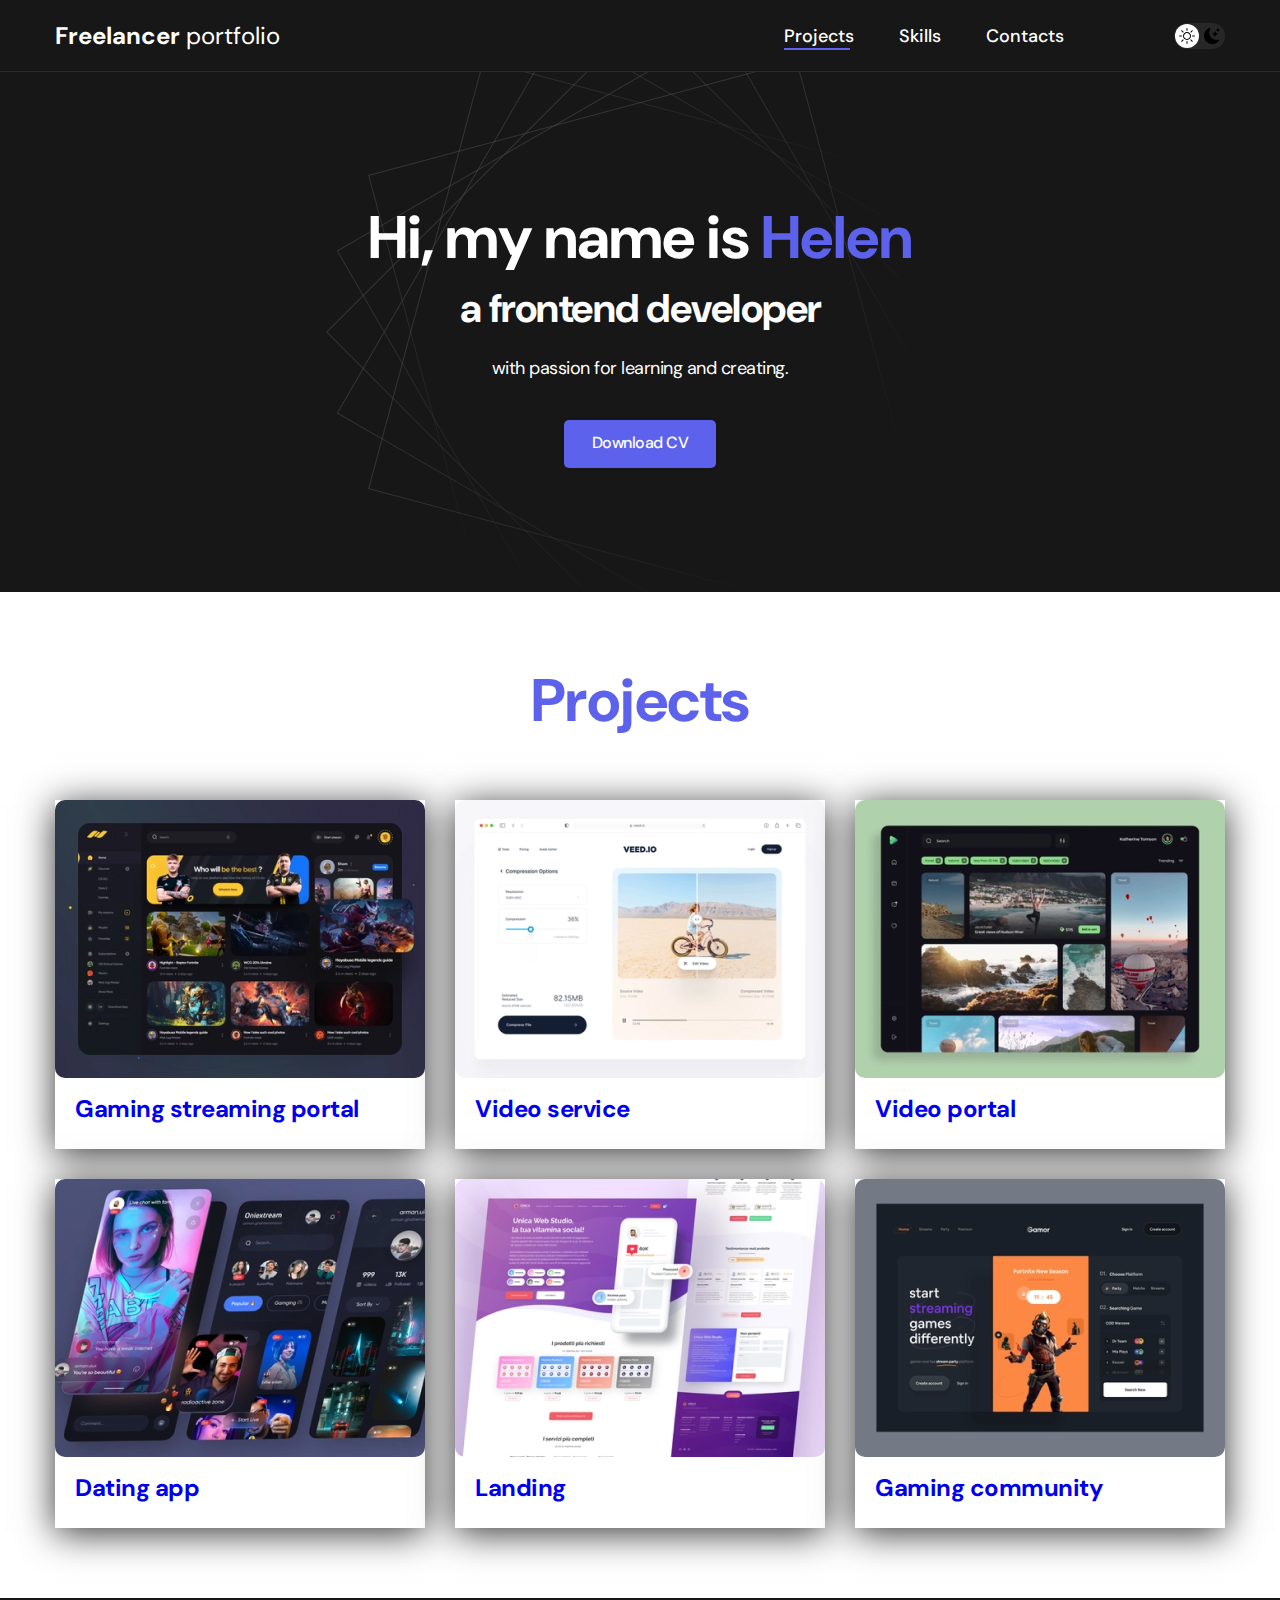
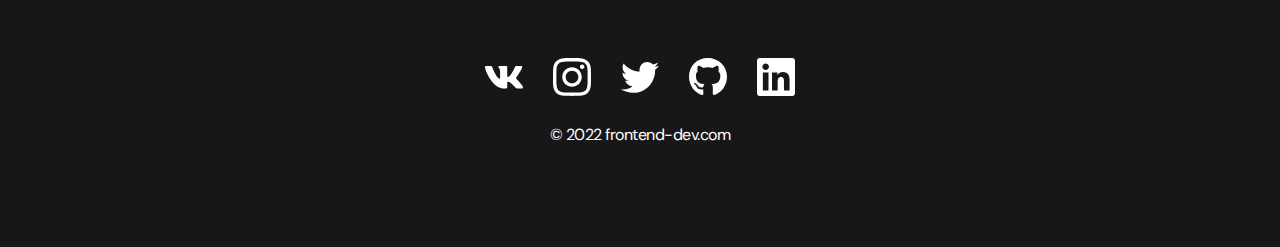
<file: index.html>
<!DOCTYPE html>
<html lang="en">

<head>
    <meta charset="UTF-8">
    <meta http-equiv="X-UA-Compatible" content="IE=edge">
    <meta name="viewport" content="width=device-width, initial-scale=1.0">
    <title>Freelance Portfolio</title>
    <link rel="stylesheet" href="./css/style.css">
    <link rel="preconnect" href="https://fonts.googleapis.com">
    <link rel="preconnect" href="https://fonts.gstatic.com" crossorigin>
    <link href="https://fonts.googleapis.com/css2?family=Poppins:wght@400;500;600;700;800&display=swap" rel="stylesheet">
    <link rel="preconnect" href="https://fonts.googleapis.com">
    <link rel="preconnect" href="https://fonts.gstatic.com" crossorigin>
    <link href="https://fonts.googleapis.com/css2?family=DM+Sans:wght@400;500;700&display=swap" rel="stylesheet">
</head>

<body>
    <div class="nav">
        <div class="container">
            <div class="nav-row">
                <a href="./index.html" class="logo">
                    <strong>Freelancer</strong> portfolio</a>
                <button class="dark-mode-btn ">
								<img src="./img/icons/sun.svg" alt="Light mode" class="dark-mode-btn_icon">
								<img src="./img/icons/moon.svg" alt="Dark mode" class="dark-mode-btn_icon">
								</button>

                <ul class="nav-list">
                    <li class="nav-list__item">

                        <a href="./index.html" class="nav-list__link nav-list__link--active">Projects</a>
                        <a href="./skills.html" class="nav-list__link">Skills</a>
                        <a href="./contacts.html" class=" nav-list__link ">Contacts</a>
                    </li>
                </ul>
            </div>
        </div>
    </div>
    <header class="header">

        <div class="header__wrapper">
            <h1 class="header__title">
                <strong>Hi, my name is <em>Helen</em></strong><br> a frontend developer</h1>

            <div class="header__text">
                <p>with passion for learning and creating.</p>

            </div>
            <a href="#" class="btn">Download CV</a>
        </div>

    </header>
    <main class="section">
        <div class="container">
            <h2 class="title-1">Projects</h2>
            <ul class="projects">
                <li class="project">
                    <a href="./project-page1.html">
                        <img src="./img/projects/01.jpg" alt="Project image" class="progect_img">
                        <h3 class="project_title">Gaming streaming portal</h3>
                    </a>

                </li>
                <li class="project">
                    <a href="./project-page2.html">
                        <img src="./img/projects/02.jpg" alt="Project image" class="progect_img">
                        <h3 class="project_title">Video service</h3>
                    </a>

                </li>
                <li class="project">
                    <a href="./project-page3.html">
                        <img src="./img/projects/03.jpg" alt="Project image" class="progect_img">
                        <h3 class="project_title">Video portal</h3>
                    </a>

                </li>
                <li class="project">
                    <a href="./project-page4.html">
                        <img src="./img/projects/04.jpg" alt="Project image" class="progect_img">
                        <h3 class="project_title">Dating app</h3>
                    </a>

                </li>
                <li class="project">
                    <a href="./project-page5.html">
                        <img src="./img/projects/05.jpg" alt="Project image" class="progect_img">
                        <h3 class="project_title">Landing</h3>
                    </a>

                </li>
                <li class="project">
                    <a href="./project-page6.html">
                        <img src="./img/projects/06.jpg" alt="Project image" class="progect_img">
                        <h3 class="project_title">Gaming community</h3>
                    </a>

                </li>
            </ul>
        </div>
    </main>
    <footer class="footer">
        <div class="container">
            <div class="footer_wrapper">
                <ul class="social">
                    <li class="social__item">
                        <a href="#!"><img src="./img/icons/vk.svg" alt="Link"></a>
                    </li>
                    <li class="social__item">
                        <a href="#!"><img src="./img/icons/instagram.svg" alt="Link"></a>
                    </li>
                    <li class="social__item">
                        <a href="#!"><img src="./img/icons/twitter.svg" alt="Link"></a>
                    </li>
                    <li class="social__item">
                        <a href="#!"><img src="./img/icons/gitHub.svg" alt="Link"></a>
                    </li>
                    <li class="social__item">
                        <a href="#!"><img src="./img/icons/linkedIn.svg" alt="Link"></a>
                    </li>
                </ul>
                <div class="copyright">
                    <p>© 2022 frontend-dev.com</p>
                </div>
            </div>
        </div>

    </footer>
    <script src="./js/index.js">
    </script>
</body>

</html>
</file>
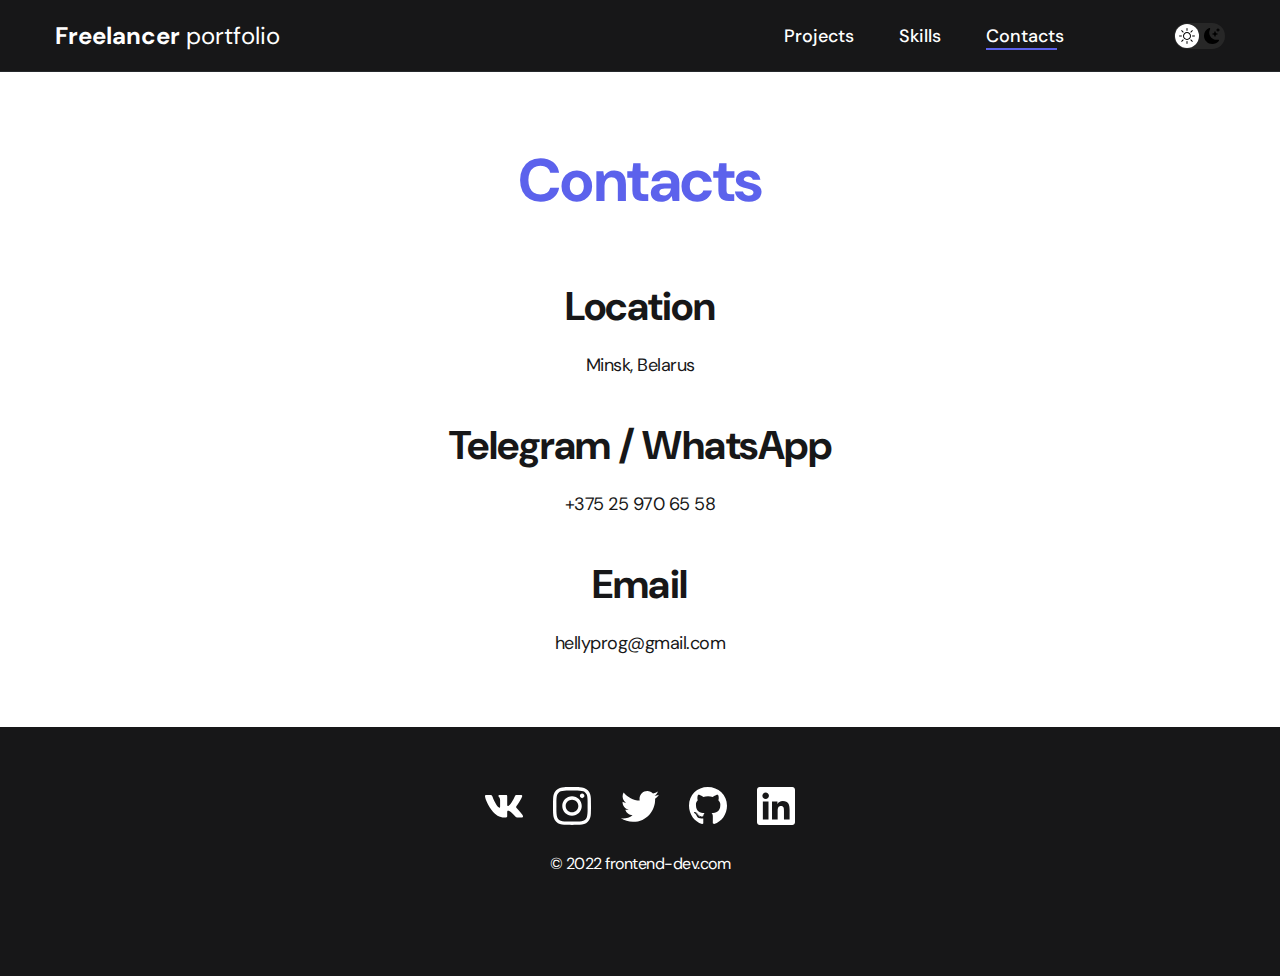
<file: contacts.html>
<!DOCTYPE html>
<html lang="en">

<head>
    <meta charset="UTF-8">
    <meta http-equiv="X-UA-Compatible" content="IE=edge">
    <meta name="viewport" content="width=device-width, initial-scale=1.0">
    <title>Freelance Portfolio</title>
    <link rel="stylesheet" href="./css/style.css">
    <link rel="preconnect" href="https://fonts.googleapis.com">
    <link rel="preconnect" href="https://fonts.gstatic.com" crossorigin>
    <link href="https://fonts.googleapis.com/css2?family=Poppins:wght@400;500;600;700;800&display=swap" rel="stylesheet">
    <link rel="preconnect" href="https://fonts.googleapis.com">
    <link rel="preconnect" href="https://fonts.gstatic.com" crossorigin>
    <link href="https://fonts.googleapis.com/css2?family=DM+Sans:wght@400;500;700&display=swap" rel="stylesheet">
</head>

<body>
    <div class="nav">
        <div class="container">
            <div class="nav-row">
                <a href="./index.html" class="logo">
                    <strong>Freelancer</strong> portfolio</a>
                <button class="dark-mode-btn ">
								<img src="./img/icons/sun.svg" alt="Light mode" class="dark-mode-btn_icon">
								<img src="./img/icons/moon.svg" alt="Dark mode" class="dark-mode-btn_icon">
								</button>
                <ul class="nav-list">
                    <li class="nav-list__item">

                        <a href="./index.html" class="nav-list__link ">Projects</a>
                        <a href="./skills.html" class="nav-list__link">Skills</a>
                        <a href="./contacts.html" class=" nav-list__link nav-list__link--active ">Contacts</a>
                    </li>
                </ul>
            </div>
        </div>
    </div>

    <main class="section">
        <div class="container">
            <h1 class="title-1">Contacts</h1>
            <ul class="contact-details">
                <li class="contact-details_item">
                    <h2 class="title-2">Location </h2>
                    <p>Minsk, Belarus</p>
                </li>
                <li class="contact-details_item">
                    <h2 class="title-2">Telegram / WhatsApp</h2>
                    <p> +375 25 970 65 58</p>
                </li>
                <li class="contact-details_item">
                    <h2 class="title-2">Email</h2>
                    <p>hellyprog@gmail.com</p>
                </li>
            </ul>
        </div>

    </main>
    <footer class="footer">
        <div class="container">
            <div class="footer_wrapper">
                <ul class="social">
                    <li class="social__item">
                        <a href="#!"><img src="./img/icons/vk.svg" alt="Link"></a>
                    </li>
                    <li class="social__item">
                        <a href="#!"><img src="./img/icons/instagram.svg" alt="Link"></a>
                    </li>
                    <li class="social__item">
                        <a href="#!"><img src="./img/icons/twitter.svg" alt="Link"></a>
                    </li>
                    <li class="social__item">
                        <a href="#!"><img src="./img/icons/gitHub.svg" alt="Link"></a>
                    </li>
                    <li class="social__item">
                        <a href="#!"><img src="./img/icons/linkedIn.svg" alt="Link"></a>
                    </li>
                </ul>
                <div class="copyright">
                    <p>© 2022 frontend-dev.com</p>
                </div>
            </div>
        </div>

    </footer>
    <script src="./js/index.js">
    </script>
</body>

</html>
</file>
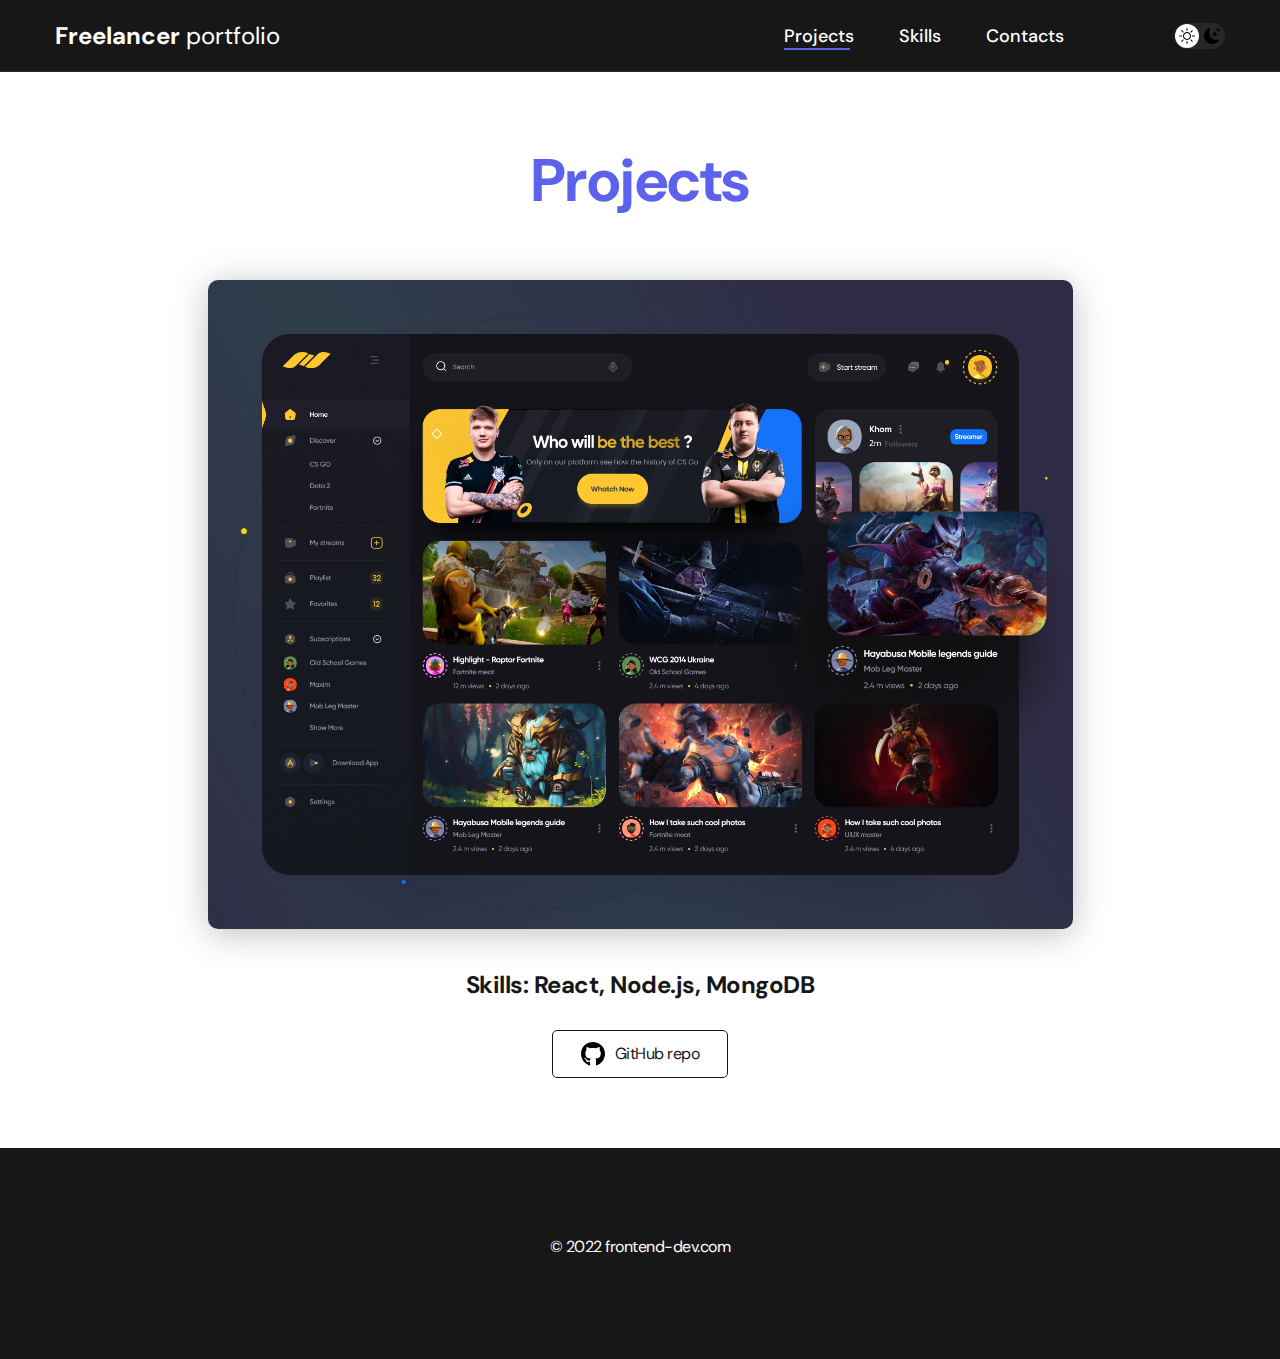
<file: project-page1.html>
<!DOCTYPE html>
<html lang="en">

<head>
    <meta charset="UTF-8">
    <meta http-equiv="X-UA-Compatible" content="IE=edge">
    <meta name="viewport" content="width=device-width, initial-scale=1.0">
    <title>Freelance Portfolio</title>
    <link rel="stylesheet" href="./css/style.css">
    <link rel="preconnect" href="https://fonts.googleapis.com">
    <link rel="preconnect" href="https://fonts.gstatic.com" crossorigin>
    <link href="https://fonts.googleapis.com/css2?family=Poppins:wght@400;500;600;700;800&display=swap" rel="stylesheet">
    <link rel="preconnect" href="https://fonts.googleapis.com">
    <link rel="preconnect" href="https://fonts.gstatic.com" crossorigin>
    <link href="https://fonts.googleapis.com/css2?family=DM+Sans:wght@400;500;700&display=swap" rel="stylesheet">
</head>

<body>
    <nav class="nav">
        <div class="container">
            <div class="nav-row">
                <a href="./index.html" class="logo">
                    <strong>Freelancer</strong> portfolio</a>
                <button class="dark-mode-btn ">
								<img src="./img/icons/sun.svg" alt="Light mode" class="dark-mode-btn_icon">
								<img src="./img/icons/moon.svg" alt="Dark mode" class="dark-mode-btn_icon">
								</button>
                <ul class="nav-list">
                    <li class="nav-list__item">

                        <a href="./index.html" class="nav-list__link nav-list__link--active">Projects</a>
                        <a href="./skills.html" class="nav-list__link">Skills</a>
                        <a href="./contacts.html" class=" nav-list__link ">Contacts</a>
                    </li>
                </ul>
            </div>
        </div>
    </nav>

    <main class="section">
        <div class="container">
            <div class="project-details">
                <h1 class="title-1">Projects</h1>
                <img class="project-details_cover" src="./img/projects/01-big.jpg" alt="Cover">
                <div class="project-details_desc">
                    <p>Skills: React, Node.js, MongoDB</p>
                </div>
                <a class="btn-outline" href="!#">
                    <img src="./img/icons/gitHub-black.svg" alt="">GitHub repo</a>
            </div>


        </div>
    </main>
    <footer class="footer">
        <div class="container">
            <div class="footer_wrapper">
                <ul class="social">
                    <li class="social_item">
                        <a href="#!" src="./img/icons/icon _VK_.svg" alt="link"></a>
                    </li>
                    <li class="social_item"></li>
                    <a href="#!" src="./img/icons/icons8-instagram.svg" alt="link"></a>
                    </li>
                    <li class="social_item"></li>
                    <a href="#!" src="./img/icons/icon _Twitter_.svg" alt="link"></a>
                    </li>
                    <li class="social_item"></li>
                    <a href="#!" src="./img/icons/icon _GitHub_.svg" alt="link"></a>
                    </li>
                    <li class="social_item"></li>
                    <a href="#!" src="./img/icons/icon _LinkedIn_.svg" alt="link"></a>
                    </li>

                </ul>
                <div class="copyright">
                    <p>© 2022 frontend-dev.com</p>
                </div>
            </div>
        </div>

    </footer>
    <script src="./js/index.js">
    </script>
</body>

</html>
</file>
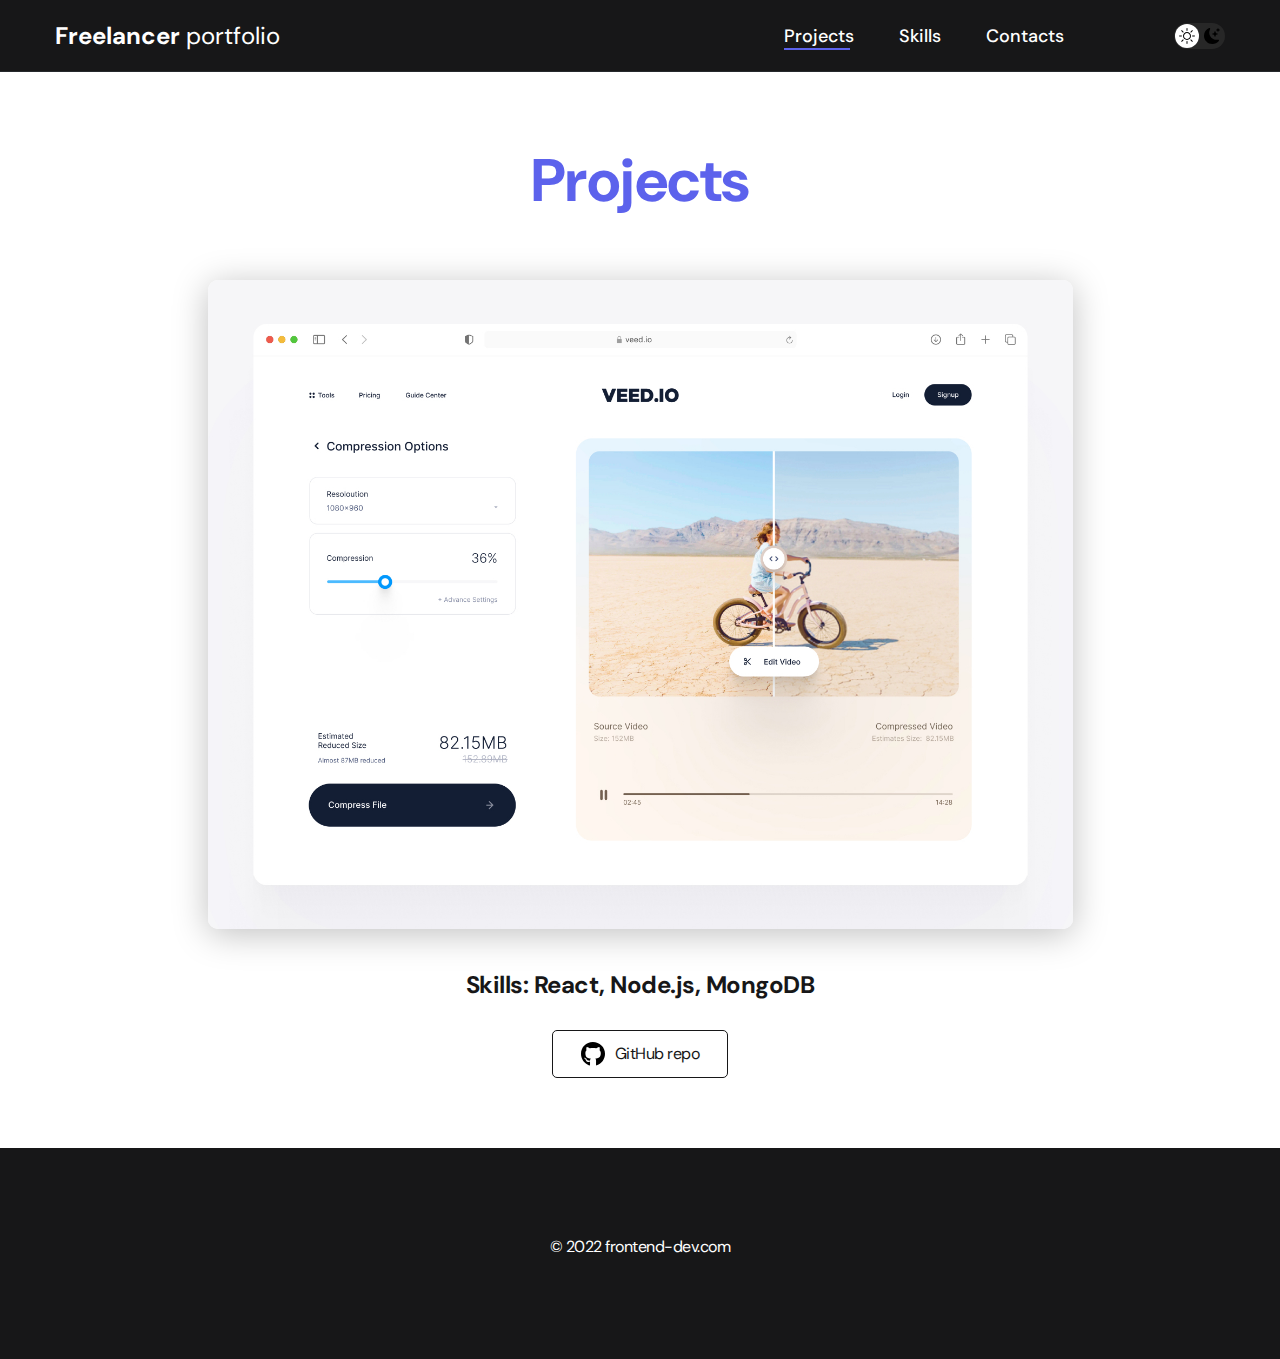
<file: project-page2.html>
<!DOCTYPE html>
<html lang="en">

<head>
    <meta charset="UTF-8">
    <meta http-equiv="X-UA-Compatible" content="IE=edge">
    <meta name="viewport" content="width=device-width, initial-scale=1.0">
    <title>Freelance Portfolio</title>
    <link rel="stylesheet" href="./css/style.css">
    <link rel="preconnect" href="https://fonts.googleapis.com">
    <link rel="preconnect" href="https://fonts.gstatic.com" crossorigin>
    <link href="https://fonts.googleapis.com/css2?family=Poppins:wght@400;500;600;700;800&display=swap" rel="stylesheet">
    <link rel="preconnect" href="https://fonts.googleapis.com">
    <link rel="preconnect" href="https://fonts.gstatic.com" crossorigin>
    <link href="https://fonts.googleapis.com/css2?family=DM+Sans:wght@400;500;700&display=swap" rel="stylesheet">
</head>

<body>
    <nav class="nav">
        <div class="container">
            <div class="nav-row">
                <a href="./index.html" class="logo">
                    <strong>Freelancer</strong> portfolio</a>
                <button class="dark-mode-btn ">
								<img src="./img/icons/sun.svg" alt="Light mode" class="dark-mode-btn_icon">
								<img src="./img/icons/moon.svg" alt="Dark mode" class="dark-mode-btn_icon">
								</button>
                <ul class="nav-list">
                    <li class="nav-list__item">

                        <a href="./index.html" class="nav-list__link nav-list__link--active">Projects</a>
                        <a href="./skills.html" class="nav-list__link">Skills</a>
                        <a href="./contacts.html" class=" nav-list__link ">Contacts</a>
                    </li>
                </ul>
            </div>
        </div>
    </nav>

    <main class="section">
        <div class="container">
            <div class="project-details">
                <h1 class="title-1">Projects</h1>
                <img class="project-details_cover" src="./img/projects/02-big.jpg" alt="Cover">
                <div class="project-details_desc">
                    <p>Skills: React, Node.js, MongoDB</p>
                </div>
                <a class="btn-outline" href="!#">
                    <img src="./img/icons/gitHub-black.svg" alt="">GitHub repo</a>
            </div>


        </div>
    </main>
    <footer class="footer">
        <div class="container">
            <div class="footer_wrapper">
                <ul class="social">
                    <li class="social_item">
                        <a href="#!" src="./img/icons/icon _VK_.svg" alt="link"></a>
                    </li>
                    <li class="social_item"></li>
                    <a href="#!" src="./img/icons/icons8-instagram.svg" alt="link"></a>
                    </li>
                    <li class="social_item"></li>
                    <a href="#!" src="./img/icons/icon _Twitter_.svg" alt="link"></a>
                    </li>
                    <li class="social_item"></li>
                    <a href="#!" src="./img/icons/icon _GitHub_.svg" alt="link"></a>
                    </li>
                    <li class="social_item"></li>
                    <a href="#!" src="./img/icons/icon _LinkedIn_.svg" alt="link"></a>
                    </li>

                </ul>
                <div class="copyright">
                    <p>© 2022 frontend-dev.com</p>
                </div>
            </div>
        </div>

    </footer>
    <script src="./js/index.js">
    </script>
</body>

</html>
</file>
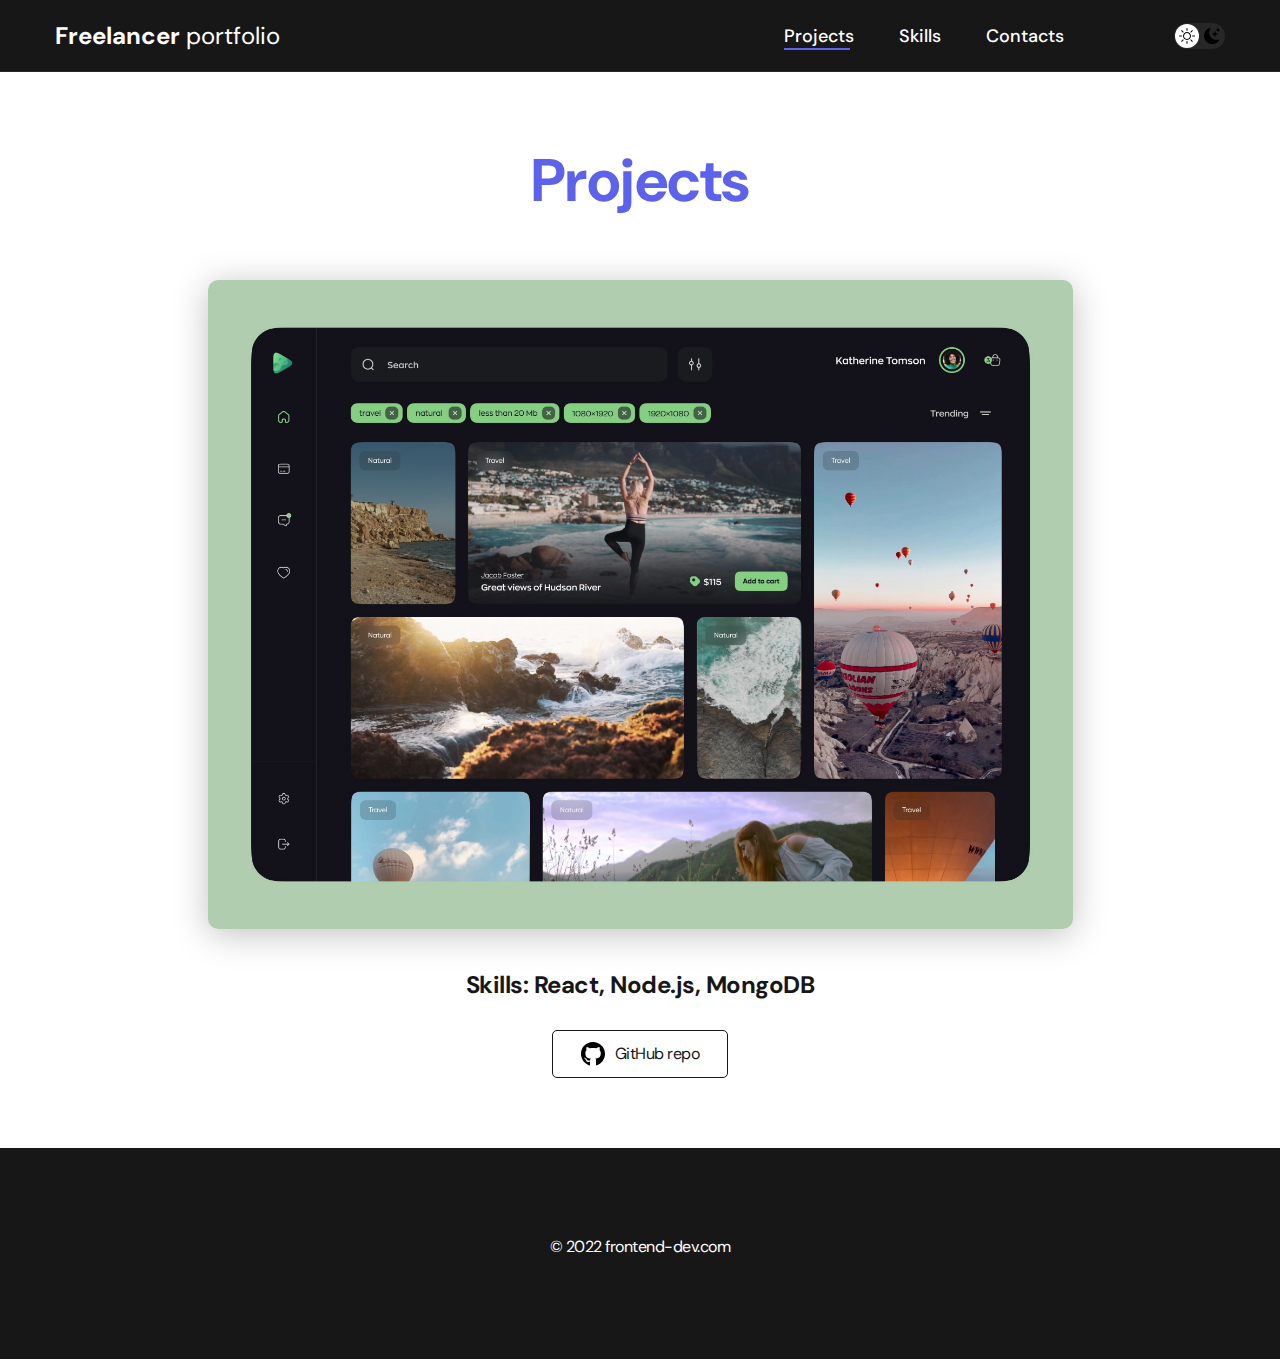
<file: project-page3.html>
<!DOCTYPE html>
<html lang="en">

<head>
    <meta charset="UTF-8">
    <meta http-equiv="X-UA-Compatible" content="IE=edge">
    <meta name="viewport" content="width=device-width, initial-scale=1.0">
    <title>Freelance Portfolio</title>
    <link rel="stylesheet" href="./css/style.css">
    <link rel="preconnect" href="https://fonts.googleapis.com">
    <link rel="preconnect" href="https://fonts.gstatic.com" crossorigin>
    <link href="https://fonts.googleapis.com/css2?family=Poppins:wght@400;500;600;700;800&display=swap" rel="stylesheet">
    <link rel="preconnect" href="https://fonts.googleapis.com">
    <link rel="preconnect" href="https://fonts.gstatic.com" crossorigin>
    <link href="https://fonts.googleapis.com/css2?family=DM+Sans:wght@400;500;700&display=swap" rel="stylesheet">
</head>

<body>
    <nav class="nav">
        <div class="container">
            <div class="nav-row">
                <a href="./index.html" class="logo">
                    <strong>Freelancer</strong> portfolio</a>
                <button class="dark-mode-btn ">
								<img src="./img/icons/sun.svg" alt="Light mode" class="dark-mode-btn_icon">
								<img src="./img/icons/moon.svg" alt="Dark mode" class="dark-mode-btn_icon">
								</button>
                <ul class="nav-list">
                    <li class="nav-list__item">

                        <a href="./index.html" class="nav-list__link nav-list__link--active">Projects</a>
                        <a href="./skills.html" class="nav-list__link">Skills</a>
                        <a href="./contacts.html" class=" nav-list__link ">Contacts</a>
                    </li>
                </ul>
            </div>
        </div>
    </nav>

    <main class="section">
        <div class="container">
            <div class="project-details">
                <h1 class="title-1">Projects</h1>
                <img class="project-details_cover" src="./img/projects/03-big.jpg" alt="Cover">
                <div class="project-details_desc">
                    <p>Skills: React, Node.js, MongoDB</p>
                </div>
                <a class="btn-outline" href="!#">
                    <img src="./img/icons/gitHub-black.svg" alt="">GitHub repo</a>
            </div>


        </div>
    </main>
    <footer class="footer">
        <div class="container">
            <div class="footer_wrapper">
                <ul class="social">
                    <li class="social_item">
                        <a href="#!" src="./img/icons/icon _VK_.svg" alt="link"></a>
                    </li>
                    <li class="social_item"></li>
                    <a href="#!" src="./img/icons/icons8-instagram.svg" alt="link"></a>
                    </li>
                    <li class="social_item"></li>
                    <a href="#!" src="./img/icons/icon _Twitter_.svg" alt="link"></a>
                    </li>
                    <li class="social_item"></li>
                    <a href="#!" src="./img/icons/icon _GitHub_.svg" alt="link"></a>
                    </li>
                    <li class="social_item"></li>
                    <a href="#!" src="./img/icons/icon _LinkedIn_.svg" alt="link"></a>
                    </li>

                </ul>
                <div class="copyright">
                    <p>© 2022 frontend-dev.com</p>
                </div>
            </div>
        </div>

    </footer>
    <script src="./js/index.js">
    </script>
</body>

</html>
</file>
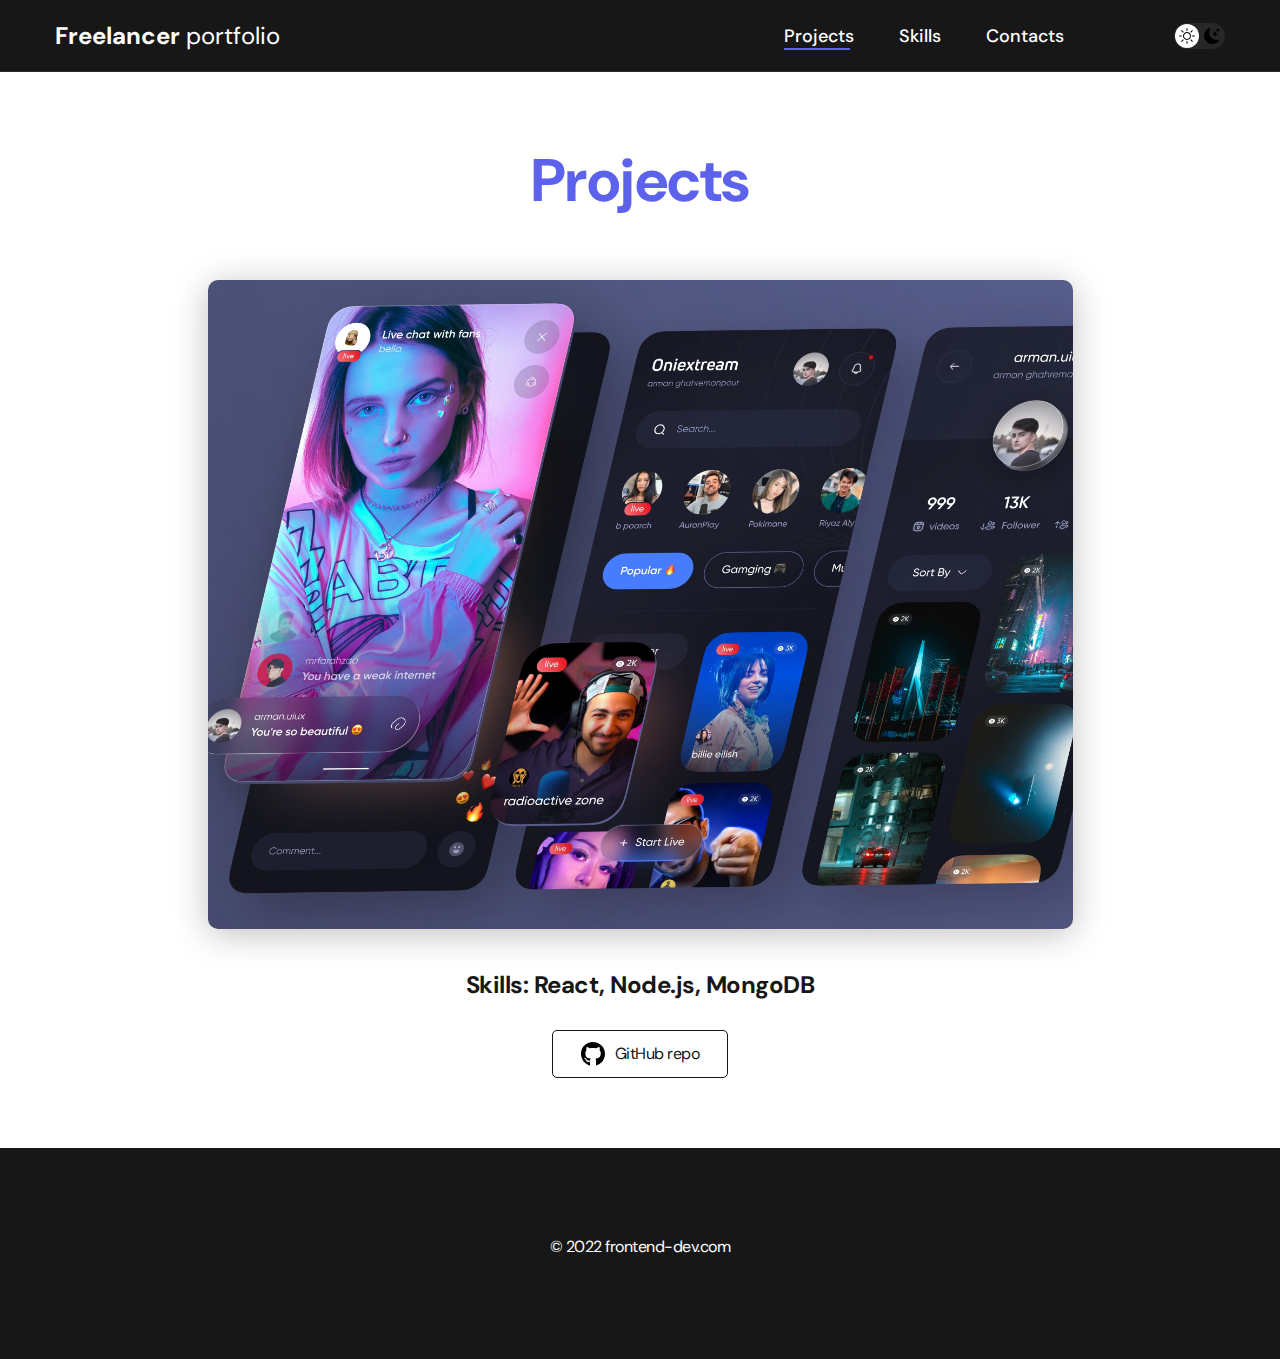
<file: project-page4.html>
<!DOCTYPE html>
<html lang="en">

<head>
    <meta charset="UTF-8">
    <meta http-equiv="X-UA-Compatible" content="IE=edge">
    <meta name="viewport" content="width=device-width, initial-scale=1.0">
    <title>Freelance Portfolio</title>
    <link rel="stylesheet" href="./css/style.css">
    <link rel="preconnect" href="https://fonts.googleapis.com">
    <link rel="preconnect" href="https://fonts.gstatic.com" crossorigin>
    <link href="https://fonts.googleapis.com/css2?family=Poppins:wght@400;500;600;700;800&display=swap" rel="stylesheet">
    <link rel="preconnect" href="https://fonts.googleapis.com">
    <link rel="preconnect" href="https://fonts.gstatic.com" crossorigin>
    <link href="https://fonts.googleapis.com/css2?family=DM+Sans:wght@400;500;700&display=swap" rel="stylesheet">
</head>

<body>
    <nav class="nav">
        <div class="container">
            <div class="nav-row">
                <a href="./index.html" class="logo">
                    <strong>Freelancer</strong> portfolio</a>
                <button class="dark-mode-btn ">
								<img src="./img/icons/sun.svg" alt="Light mode" class="dark-mode-btn_icon">
								<img src="./img/icons/moon.svg" alt="Dark mode" class="dark-mode-btn_icon">
								</button>
                <ul class="nav-list">
                    <li class="nav-list__item">

                        <a href="./index.html" class="nav-list__link nav-list__link--active">Projects</a>
                        <a href="./skills.html" class="nav-list__link">Skills</a>
                        <a href="./contacts.html" class=" nav-list__link ">Contacts</a>
                    </li>
                </ul>
            </div>
        </div>
    </nav>

    <main class="section">
        <div class="container">
            <div class="project-details">
                <h1 class="title-1">Projects</h1>
                <img class="project-details_cover" src="./img/projects/04-big.jpg" alt="Cover">
                <div class="project-details_desc">
                    <p>Skills: React, Node.js, MongoDB</p>
                </div>
                <a class="btn-outline" href="!#">
                    <img src="./img/icons/gitHub-black.svg" alt="">GitHub repo</a>
            </div>


        </div>
    </main>
    <footer class="footer">
        <div class="container">
            <div class="footer_wrapper">
                <ul class="social">
                    <li class="social_item">
                        <a href="#!" src="./img/icons/icon _VK_.svg" alt="link"></a>
                    </li>
                    <li class="social_item"></li>
                    <a href="#!" src="./img/icons/icons8-instagram.svg" alt="link"></a>
                    </li>
                    <li class="social_item"></li>
                    <a href="#!" src="./img/icons/icon _Twitter_.svg" alt="link"></a>
                    </li>
                    <li class="social_item"></li>
                    <a href="#!" src="./img/icons/icon _GitHub_.svg" alt="link"></a>
                    </li>
                    <li class="social_item"></li>
                    <a href="#!" src="./img/icons/icon _LinkedIn_.svg" alt="link"></a>
                    </li>

                </ul>
                <div class="copyright">
                    <p>© 2022 frontend-dev.com</p>
                </div>
            </div>
        </div>

    </footer>
    <script src="./js/index.js">
    </script>
</body>

</html>
</file>
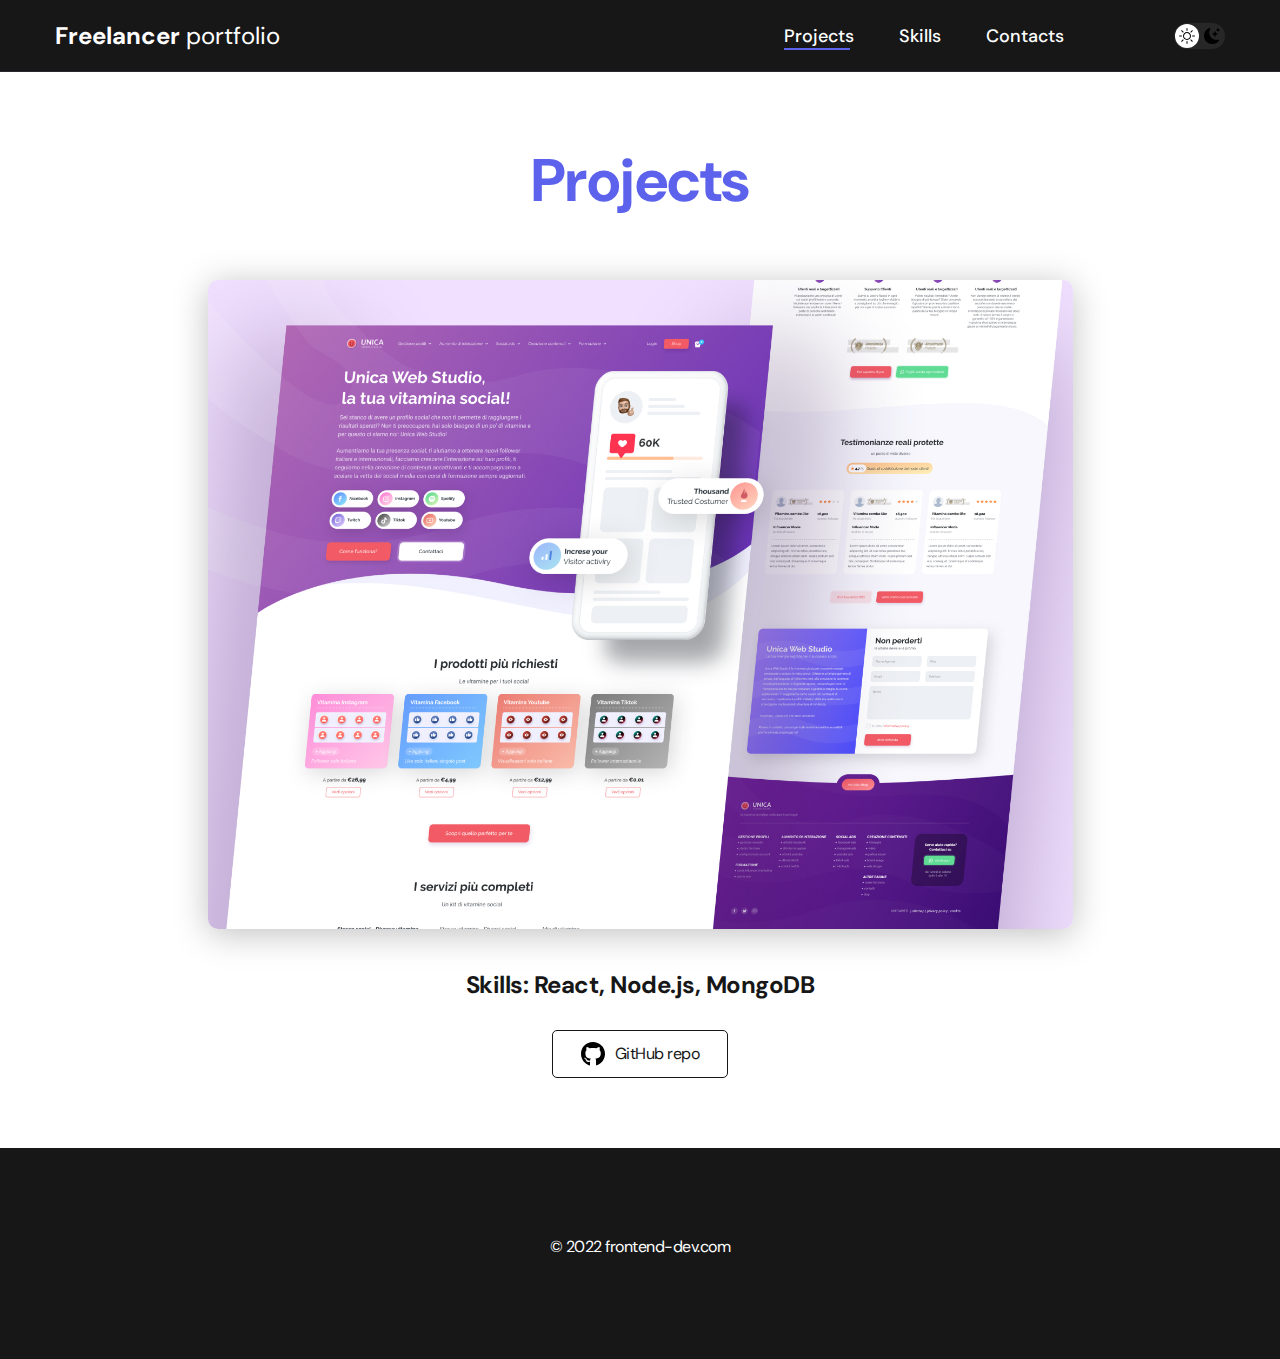
<file: project-page5.html>
<!DOCTYPE html>
<html lang="en">

<head>
    <meta charset="UTF-8">
    <meta http-equiv="X-UA-Compatible" content="IE=edge">
    <meta name="viewport" content="width=device-width, initial-scale=1.0">
    <title>Freelance Portfolio</title>
    <link rel="stylesheet" href="./css/style.css">
    <link rel="preconnect" href="https://fonts.googleapis.com">
    <link rel="preconnect" href="https://fonts.gstatic.com" crossorigin>
    <link href="https://fonts.googleapis.com/css2?family=Poppins:wght@400;500;600;700;800&display=swap" rel="stylesheet">
    <link rel="preconnect" href="https://fonts.googleapis.com">
    <link rel="preconnect" href="https://fonts.gstatic.com" crossorigin>
    <link href="https://fonts.googleapis.com/css2?family=DM+Sans:wght@400;500;700&display=swap" rel="stylesheet">
</head>

<body>
    <nav class="nav">
        <div class="container">
            <div class="nav-row">
                <a href="./index.html" class="logo">
                    <strong>Freelancer</strong> portfolio</a>
                <button class="dark-mode-btn ">
								<img src="./img/icons/sun.svg" alt="Light mode" class="dark-mode-btn_icon">
								<img src="./img/icons/moon.svg" alt="Dark mode" class="dark-mode-btn_icon">
								</button>
                <ul class="nav-list">
                    <li class="nav-list__item">

                        <a href="./index.html" class="nav-list__link nav-list__link--active">Projects</a>
                        <a href="./skills.html" class="nav-list__link">Skills</a>
                        <a href="./contacts.html" class=" nav-list__link ">Contacts</a>
                    </li>
                </ul>
            </div>
        </div>
    </nav>

    <main class="section">
        <div class="container">
            <div class="project-details">
                <h1 class="title-1">Projects</h1>
                <img class="project-details_cover" src="./img/projects/05-big.jpg" alt="Cover">
                <div class="project-details_desc">
                    <p>Skills: React, Node.js, MongoDB</p>
                </div>
                <a class="btn-outline" href="!#">
                    <img src="./img/icons/gitHub-black.svg" alt="">GitHub repo</a>
            </div>


        </div>
    </main>
    <footer class="footer">
        <div class="container">
            <div class="footer_wrapper">
                <ul class="social">
                    <li class="social_item">
                        <a href="#!" src="./img/icons/icon _VK_.svg" alt="link"></a>
                    </li>
                    <li class="social_item"></li>
                    <a href="#!" src="./img/icons/icons8-instagram.svg" alt="link"></a>
                    </li>
                    <li class="social_item"></li>
                    <a href="#!" src="./img/icons/icon _Twitter_.svg" alt="link"></a>
                    </li>
                    <li class="social_item"></li>
                    <a href="#!" src="./img/icons/icon _GitHub_.svg" alt="link"></a>
                    </li>
                    <li class="social_item"></li>
                    <a href="#!" src="./img/icons/icon _LinkedIn_.svg" alt="link"></a>
                    </li>

                </ul>
                <div class="copyright">
                    <p>© 2022 frontend-dev.com</p>
                </div>
            </div>
        </div>

    </footer>
    <script src="./js/index.js">
    </script>
</body>

</html>
</file>
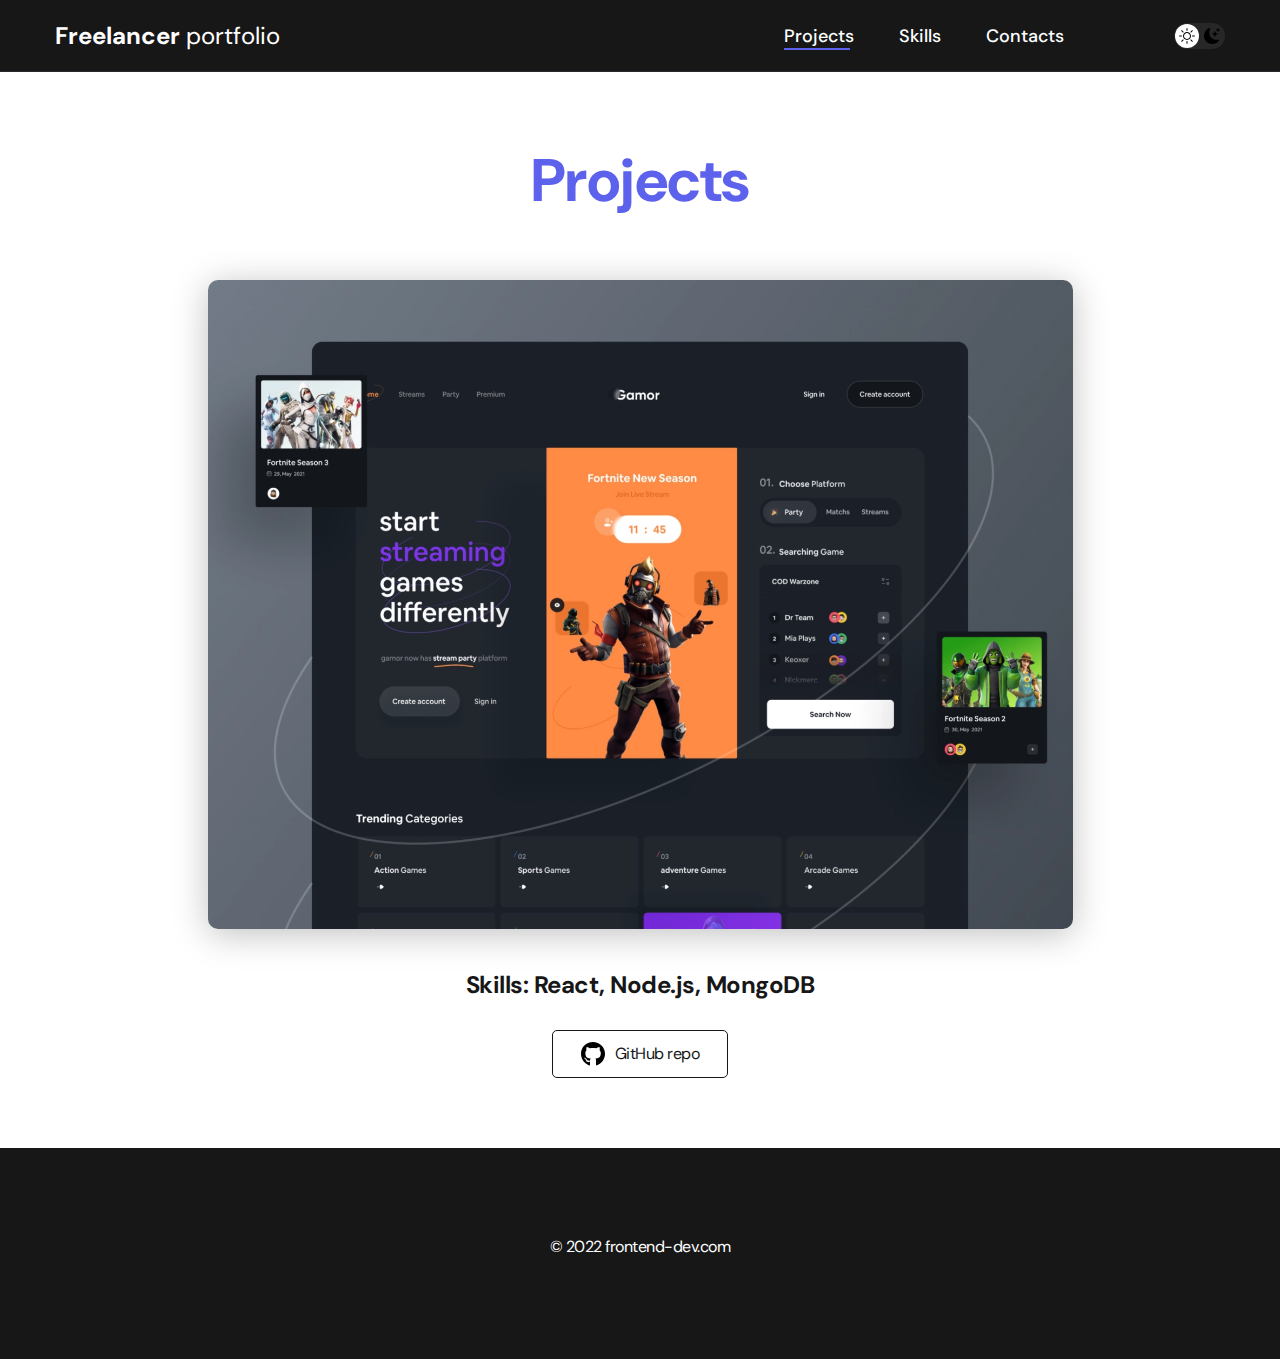
<file: project-page6.html>
<!DOCTYPE html>
<html lang="en">

<head>
    <meta charset="UTF-8">
    <meta http-equiv="X-UA-Compatible" content="IE=edge">
    <meta name="viewport" content="width=device-width, initial-scale=1.0">
    <title>Freelance Portfolio</title>
    <link rel="stylesheet" href="./css/style.css">
    <link rel="preconnect" href="https://fonts.googleapis.com">
    <link rel="preconnect" href="https://fonts.gstatic.com" crossorigin>
    <link href="https://fonts.googleapis.com/css2?family=Poppins:wght@400;500;600;700;800&display=swap" rel="stylesheet">
    <link rel="preconnect" href="https://fonts.googleapis.com">
    <link rel="preconnect" href="https://fonts.gstatic.com" crossorigin>
    <link href="https://fonts.googleapis.com/css2?family=DM+Sans:wght@400;500;700&display=swap" rel="stylesheet">
</head>

<body>
    <nav class="nav">
        <div class="container">
            <div class="nav-row">
                <a href="./index.html" class="logo">
                    <strong>Freelancer</strong> portfolio</a>
                <button class="dark-mode-btn ">
								<img src="./img/icons/sun.svg" alt="Light mode" class="dark-mode-btn_icon">
								<img src="./img/icons/moon.svg" alt="Dark mode" class="dark-mode-btn_icon">
								</button>
                <ul class="nav-list">
                    <li class="nav-list__item">

                        <a href="./index.html" class="nav-list__link nav-list__link--active">Projects</a>
                        <a href="./skills.html" class="nav-list__link">Skills</a>
                        <a href="./contacts.html" class=" nav-list__link ">Contacts</a>
                    </li>
                </ul>
            </div>
        </div>
    </nav>

    <main class="section">
        <div class="container">
            <div class="project-details">
                <h1 class="title-1">Projects</h1>
                <img class="project-details_cover" src="./img/projects/06-big.jpg" alt="Cover">
                <div class="project-details_desc">
                    <p>Skills: React, Node.js, MongoDB</p>
                </div>
                <a class="btn-outline" href="!#">
                    <img src="./img/icons/gitHub-black.svg" alt="">GitHub repo</a>
            </div>


        </div>
    </main>
    <footer class="footer">
        <div class="container">
            <div class="footer_wrapper">
                <ul class="social">
                    <li class="social_item">
                        <a href="#!" src="./img/icons/icon _VK_.svg" alt="link"></a>
                    </li>
                    <li class="social_item"></li>
                    <a href="#!" src="./img/icons/icons8-instagram.svg" alt="link"></a>
                    </li>
                    <li class="social_item"></li>
                    <a href="#!" src="./img/icons/icon _Twitter_.svg" alt="link"></a>
                    </li>
                    <li class="social_item"></li>
                    <a href="#!" src="./img/icons/icon _GitHub_.svg" alt="link"></a>
                    </li>
                    <li class="social_item"></li>
                    <a href="#!" src="./img/icons/icon _LinkedIn_.svg" alt="link"></a>
                    </li>

                </ul>
                <div class="copyright">
                    <p>© 2022 frontend-dev.com</p>
                </div>
            </div>
        </div>

    </footer>
    <script src="./js/index.js">
    </script>
</body>

</html>
</file>
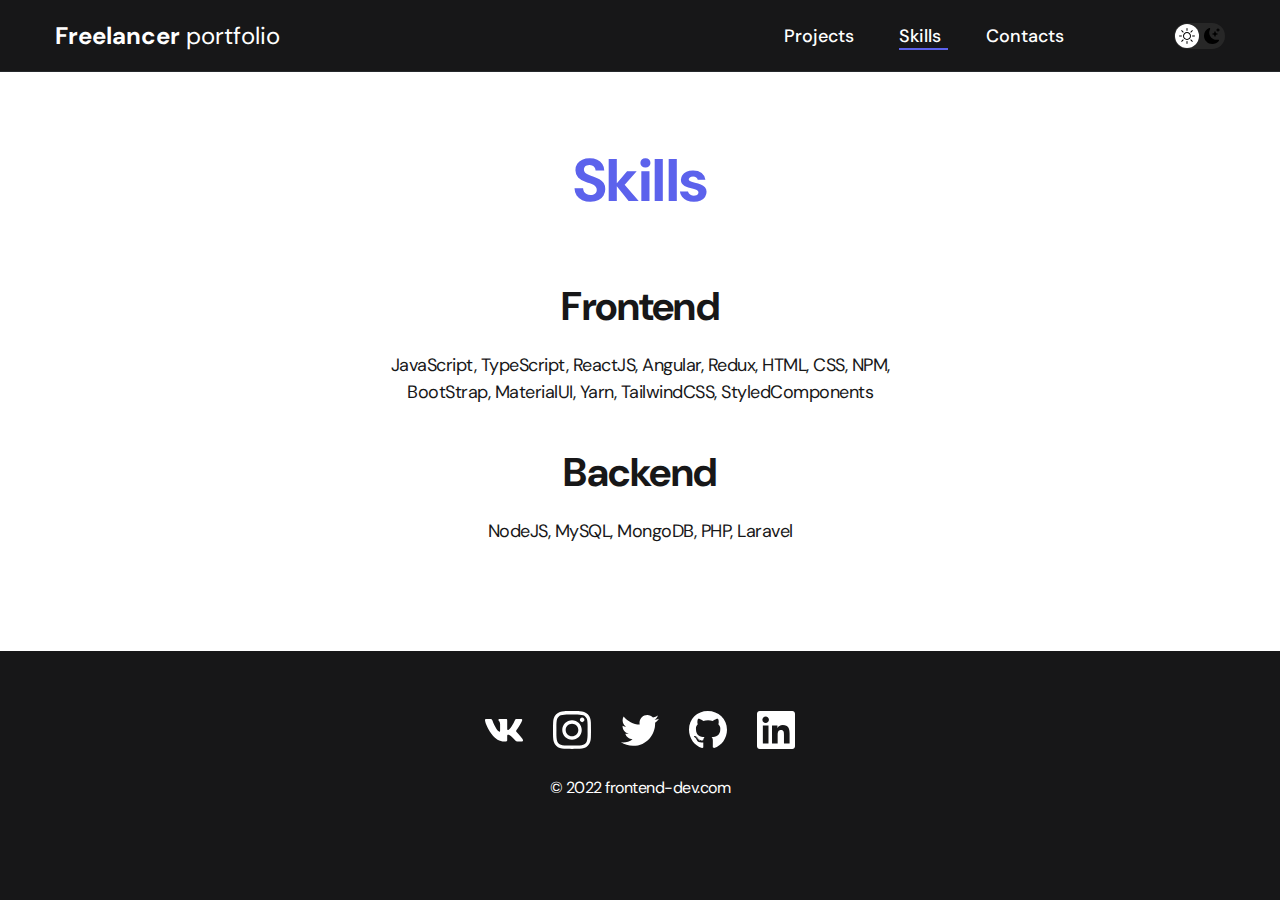
<file: skills.html>
<!DOCTYPE html>
<html lang="en">

<head>
    <meta charset="UTF-8">
    <meta http-equiv="X-UA-Compatible" content="IE=edge">
    <meta name="viewport" content="width=device-width, initial-scale=1.0">
    <title>Freelance Portfolio</title>
    <link rel="stylesheet" href="./css/style.css">
    <link rel="preconnect" href="https://fonts.googleapis.com">
    <link rel="preconnect" href="https://fonts.gstatic.com" crossorigin>
    <link href="https://fonts.googleapis.com/css2?family=Poppins:wght@400;500;600;700;800&display=swap" rel="stylesheet">
    <link rel="preconnect" href="https://fonts.googleapis.com">
    <link rel="preconnect" href="https://fonts.gstatic.com" crossorigin>
    <link href="https://fonts.googleapis.com/css2?family=DM+Sans:wght@400;500;700&display=swap" rel="stylesheet">
</head>

<body>
    <div class="nav">
        <div class="container">
            <div class="nav-row">
                <a href="./index.html" class="logo">
                    <strong>Freelancer</strong> portfolio</a>
                <button class="dark-mode-btn ">
								<img src="./img/icons/sun.svg" alt="Light mode" class="dark-mode-btn_icon">
								<img src="./img/icons/moon.svg" alt="Dark mode" class="dark-mode-btn_icon">
								</button>
                <ul class="nav-list">
                    <li class="nav-list__item">

                        <a href="./index.html" class="nav-list__link ">Projects</a>
                        <a href="./skills.html" class="nav-list__link nav-list__link--active">Skills</a>
                        <a href="./contacts.html" class=" nav-list__link ">Contacts</a>
                    </li>
                </ul>
            </div>
        </div>
    </div>

    <main class="section">
        <div class="container">
            <h1 class="title-1">Skills</h1>
            <ul class="skills-details">
                <li class="skills-details_item">
                    <h2 class="title-2">Frontend </h2>
                    <p>JavaScript, TypeScript, ReactJS, Angular, Redux, HTML, CSS, NPM, BootStrap, MaterialUI, Yarn, TailwindCSS, StyledComponents</p>
                </li>
                <li class="skills-details_item">
                    <h2 class="title-2">Backend </h2>
                    <p> NodeJS, MySQL, MongoDB, PHP, Laravel</p>
                </li>
            </ul>
        </div>

    </main>
    <footer class="footer">
        <div class="container">
            <div class="footer_wrapper">
                <ul class="social">
                    <li class="social__item">
                        <a href="#!"><img src="./img/icons/vk.svg" alt="Link"></a>
                    </li>
                    <li class="social__item">
                        <a href="#!"><img src="./img/icons/instagram.svg" alt="Link"></a>
                    </li>
                    <li class="social__item">
                        <a href="#!"><img src="./img/icons/twitter.svg" alt="Link"></a>
                    </li>
                    <li class="social__item">
                        <a href="#!"><img src="./img/icons/gitHub.svg" alt="Link"></a>
                    </li>
                    <li class="social__item">
                        <a href="#!"><img src="./img/icons/linkedIn.svg" alt="Link"></a>
                    </li>
                </ul>
                <div class="copyright">
                    <p>© 2022 frontend-dev.com</p>
                </div>
            </div>
        </div>

    </footer>
    <script src="./js/index.js">
    </script>
</body>

</html>
</file>
<file: css/style.css>
@import "./reset.css";
        :root {
           --black: #171718;
           --black-border: #26292D;
           --white: #fff;
           --purple: #5c62ec;
           --dark-bg: var(--black);
           --dark-border: var(--black-border);
           --header-text: var(--white);
           --accent: var(--purple);
           /* light mode */
           --page-bg: var(--white);
           --text-color: var(--black);
           --box-shadow: 0px 5px 35px rgba(0, 0, 0, 0.8);
       }
       
       .dark {
           --page-bg: #252526;
           --text-color: var(--white);
           --project-card-bg: var(--black);
           --project-card-text: var(--white);
       }
       
       html,
       body {
           display: flex;
           flex-direction: column;
           min-height: 100vh;
           font-family: 'DM Sans', sans-serif;
           letter-spacing: -0.5px;
           /* light mode */
           background-color: var(--page-bg);
           color: var(--text-color);
       }
       
       .container {
           margin: 0 auto;
           padding: 0 15px;
           max-width: 1200px;
       }
       
       .nav {
           padding: 20px 0;
           border-bottom: 1px solid var(--black-border);
           background-color: var(--dark-bg);
           color: var(--header-text);
           letter-spacing: normal;
       }
       
       .nav-row {
           display: flex;
           justify-content: flex-end;
           align-items: center;
           column-gap: 30px;
           row-gap: 20px;
           flex-wrap: wrap;
       }
       
       .logo {
           color: var(--header-text);
           font-size: 24px;
           font-family: 'Poppins' sans-serif;
           margin-right: auto;
       }
       
       .logo strong {
           font-weight: 700;
       }
       
       .nav-list {
           font-size: 18px;
           font-weight: 500;
           padding-right: 40px;
           display: flex;
           flex-wrap: wrap;
           row-gap: 15px;
       }
       
       .nav-list__link {
           color: var(--header-text);
           padding-right: 40px;
       }
       
       .nav-list__link:hover {
           opacity: 0.8;
       }
       
       .nav-list__link--active {
           position: relative;
       }
       
       .nav-list__link--active::before {
           content: "";
           display: block;
           height: 2px;
           width: 60%;
           background-color: var(--accent);
           position: absolute;
           left: 0;
           top: 100%;
       }
       
       .dark-mode-btn {
           position: relative;
           display: flex;
           justify-content: space-between;
           width: 51px;
           height: 26px;
           padding: 5px;
           border-radius: 50px;
           background-color: #272727;
           order: 9;
       }
       
       .dark-mode-btn::before {
           content: "";
           position: absolute;
           top: 1px;
           left: 1px;
           display: block;
           width: 24px;
           height: 24px;
           border-radius: 50%;
           background-color: var(--white);
           transition: left 0.2s ease-in;
       }
       
       .dark-mode-btn--active::before {
           left: 26px;
       }
       
       .dark-mode-btn_icon {
           position: relative;
           z-index: 9;
       }
       
       .header {
           display: flex;
           justify-content: center;
           align-items: center;
           text-align: center;
           padding: 40px 0;
           min-height: 520px;
           background-color: var(--dark-bg);
           background-image: url('./../img/header-bg.png');
           background-repeat: no-repeat;
           background-size: auto;
           background-position: center center;
           color: var(--header-text);
       }
       
       .header__wrapper {
           padding: 0 15px;
           max-width: 660px;
       }
       
       .header__title {
           margin-bottom: 20px;
           font-size: 40px;
           font-weight: 700;
           line-height: 1.4;
       }
       
       .header__title strong {
           font-size: 60px;
           font-weight: 700;
       }
       
       .header__title em {
           font-style: normal;
           color: var(--accent)
       }
       
       .header__text {
           margin-bottom: 40px;
           font-size: 18px;
           line-height: 1.333;
       }
       
       .header__text p+p {
           margin-top: 0.5em;
       }
       
       .btn {
           display: inline-block;
           height: 48px;
           padding: 12px 28px;
           border-radius: 5px;
           background-color: var(--accent);
           color: var(--white);
           letter-spacing: 0.15;
           font-size: 16px;
           font-weight: 500;
           transition: opasity 0.2s ease-in;
       }
       
       .btn:hover {
           opacity: 0.8;
       }
       
       .btn:active {
           position: relative;
           top: 1px;
       }
       
       .btn-outline {
           display: flex;
           column-gap: 10px;
           align-items: center;
           height: 48px;
           border-radius: 5px;
           padding: 12px 28px;
           border: 1px solid var(--black);
           color: var(--black);
       }
       
       .btn-outline:hover {
           opacity: 0.8;
       }
       
       .btn-outline:active {
           position: relative;
           top: 1px;
       }
       /* General */
       
       .section {
           padding: 70px 0;
       }
       
       .title-1 {
           margin-bottom: 60px;
           font-size: 60px;
           font-weight: 700;
           line-height: 1.3;
           color: var(--accent);
           text-align: center;
       }
       
       .title-2 {
           margin-bottom: 20px;
           font-weight: 700;
           font-size: 40px;
           line-height: 1.3;
       }
       /* Projects */
       
       .projects {
           display: flex;
           flex-wrap: wrap;
           column-gap: 30px;
           row-gap: 30px;
       }
       
       .project {
           max-width: 370px;
           background-color: var(--white);
           box-shadow: var(--box-shadow);
       }
       
       .project li a:hover {
           opacity: 0.8;
       }
       
       .progect_img {
           border-radius: 10px;
       }
       
       .project_title {
           padding: 15px 20px 25px;
           font-weight: 700;
           font-size: 24px;
           line-height: 1.3;
           letter-spacing: -0.5px;
       }
       /* Project details */
       
       .project-details {
           margin: 0 auto;
           max-width: 865px;
           display: flex;
           flex-direction: column;
           align-items: center;
       }
       
       .project-details_cover {
           max-width: 100%;
           margin-bottom: 40px;
           box-shadow: 0px 5px 35px rgba(0, 0, 0, 0.25);
           border-radius: 10px;
       }
       
       .project-details_desc {
           margin-bottom: 30px;
           font-weight: 700;
           font-size: 24px;
           line-height: 1.3;
           letter-spacing: -0.5px;
       }
       /* skills */
       
       .skills-details {
           margin: 0 auto;
           max-width: 572px;
           display: flex;
           flex-direction: column;
           align-items: center;
           row-gap: 40px;
           text-align: center;
       }
       
       .skills-details_item {
           font-size: 18px;
           line-height: 1.5;
       }
       
       .skills-details_item p+p {
           margin-top: 0.5em;
       }
       /* Contacts */
       
       .contact-details {
           margin: 0 auto;
           max-width: 572px;
           display: flex;
           flex-direction: column;
           align-items: center;
           row-gap: 40px;
           text-align: center;
       }
       
       .contact-details_item {
           font-size: 18px;
           line-height: 1.5;
       }
       
       .contact-details_item p+p {
           margin-top: 0.5em;
       }
       /* Footer */
       
       .footer {
           padding: 60px 0 100px;
           background-color: var(--dark-bg);
           margin-top: auto;
       }
       
       .footer_wrapper {
           display: flex;
           flex-direction: column;
           align-items: center;
           row-gap: 27px;
           color: var(--white);
       }
       
       .social {
           display: flex;
           column-gap: 30px;
           align-items: center;
       }
       
       .copyright {
           font-weight: 400;
           font-size: 16px;
           line-height: 1.5;
       }
       
       .copyright p+p {
           margin-top: 0.5em;
       }
       
       @media(max-width:625px) {
           .nav {
               padding: 15px 0;
           }
           .nav-row {
               justify-content: space-between;
           }
           .logo {
               font-size: 18px;
           }
           .nav-list {
               font-size: 14px;
           }
           .dark-mode-btn {
               order: 0;
           }
           .header {
               min-height: unset;
           }
           .header__title {
               margin-bottom: 15px;
               font-size: 30px;
           }
           .header__title strong {
               font-size: 40px;
           }
           .btn {
               height: 44px;
               padding: 11px 24px;
           }
           .section {
               padding: 30px 0;
           }
           .title-1 {
               margin-bottom: 30px;
               font-size: 40px;
           }
           .projects {
               column-gap: 25px;
               row-gap: 25px;
               align-items: center;
               flex-direction: column;
           }
           .project_title {
               font-size: 18px;
           }
           .footer {
               padding: 30px 0 30px;
           }
           .footer_wrapper {
               row-gap: 20px;
           }
           .social {
               column-gap: 25px;
           }
           .copyright {
               font-size: 14px;
           }
       }
</file>
